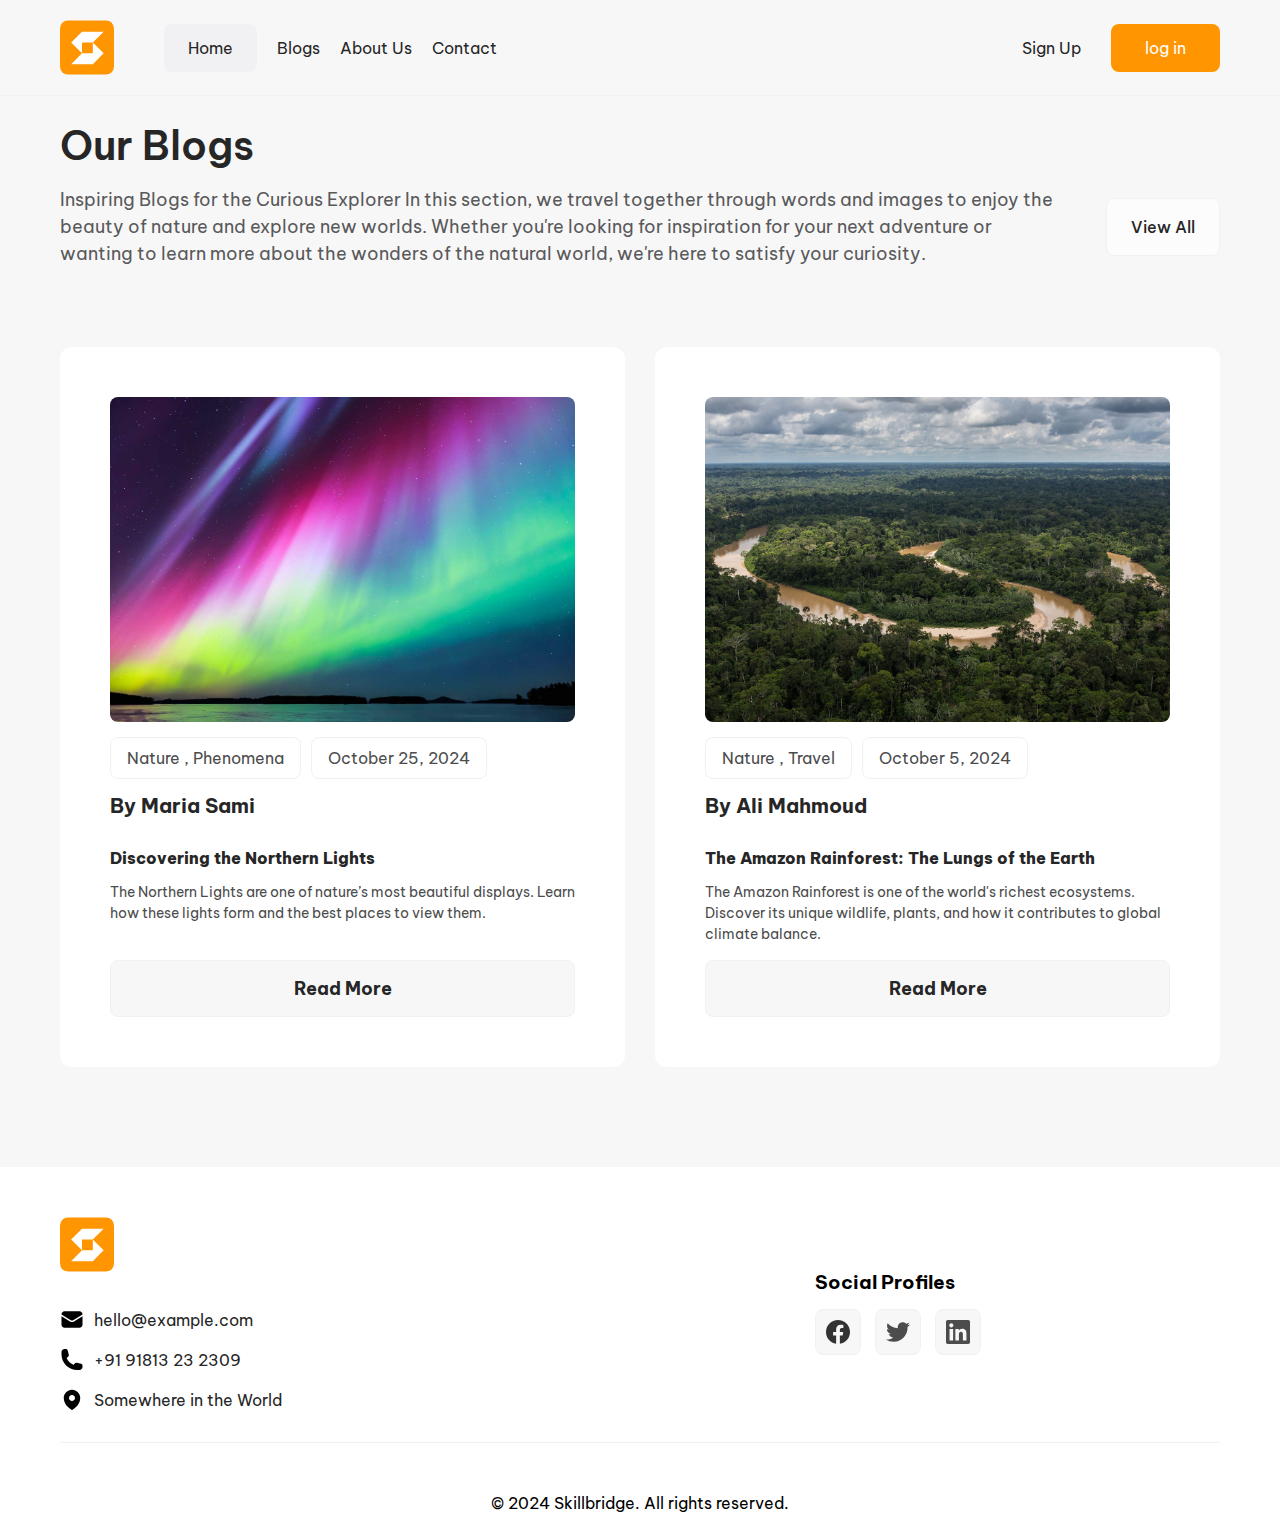
<file: index.html>
<!DOCTYPE html>
<html lang="en">
<head>
  <meta charset="UTF-8" />
  <meta name="viewport" content="width=device-width, initial-scale=1.0" />
  <title>Blog</title>
  <link rel="stylesheet" href="assets/css/main.css" />
</head>
<body>
  <header class="header">
    <div class="container">
      <div class="row">
        <div class="header-left">
          <img src="assets/Images/Logo.svg" alt="logo-img" />
          <nav class="navbar">
            <a href="#" class="active">Home</a>
            <a href="#">Blogs</a>
            <a href="#">About Us</a>
            <a href="#">Contact</a>
          </nav>
        </div>
        <div class="botton">
          <a href="#" class="Sign-Up">Sign Up</a>
          <a href="#" class="log-in">log in</a>
          <svg class="icon-header" xmlns="http://www.w3.org/2000/svg">
            <path fill-rule="evenodd" clip-rule="evenodd"
              d="M4.25 10.0625C4.25 9.4757 4.7257 9 5.3125 9H28.6875C29.2743 9 29.75 9.4757 29.75 10.0625C29.75 10.6493 29.2743 11.125 28.6875 11.125H5.3125C4.7257 11.125 4.25 10.6493 4.25 10.0625ZM4.25 17.5C4.25 16.9132 4.7257 16.4375 5.3125 16.4375H28.6875C29.2743 16.4375 29.75 16.9132 29.75 17.5C29.75 18.0868 29.2743 18.5625 28.6875 18.5625H5.3125C4.7257 18.5625 4.25 18.0868 4.25 17.5ZM15.9375 24.9375C15.9375 24.3507 16.4132 23.875 17 23.875H28.6875C29.2743 23.875 29.75 24.3507 29.75 24.9375C29.75 25.5243 29.2743 26 28.6875 26H17C16.4132 26 15.9375 25.5243 15.9375 24.9375Z" />
          </svg>
        </div>
      </div>
    </div>
  </header>
  <main>
    <section class="Blogs">
      <div class="container">
        <div class="Blogs-main">
          <h1>Our Blogs</h1>
          <div class="Blogs-p">
            <p>
              Inspiring Blogs for the Curious Explorer In this section, we
              travel together through words and images to enjoy the beauty of
              nature and explore new worlds. Whether you're looking for
              inspiration for your next adventure or wanting to learn more
              about the wonders of the natural world, we're here to satisfy
              your curiosity.
            </p>
            <span><a href="#">View All</a></span>
          </div>
        </div>
        <div class="row">
          <div class="Blogs-info">
            <div class="Blog">
              <div class="Blog-img">
                <img src="assets/Images/Blogs-img-HomePage/Northern Lights.jpg" alt="Blog-img" />
              </div>
              <div class="Blog-info">
                <div class="Blog-data">
                  <span>
                    <span class="span-1">Nature , Phenomena</span>
                    <span class="span-1">October 25, 2024</span>
                  </span>
                  <span class="span-2">By Maria Sami</span>
                </div>
                <div class="Blog-data-p">
                  <h3>Discovering the Northern Lights</h3>
                  <p>
                    The Northern Lights are one of nature’s most beautiful
                    displays. Learn how these lights form and the best places
                    to view them.
                  </p>
                </div>
              </div>
              <div class="a">
                <a href="assets/Pages/Northern.html">Read More</a>
              </div>
            </div>
            <div class="Blog">
              <img src="assets/Images/Blogs-img-HomePage/Amazon.jpg" alt="Blog-img" />
              <div class="Blog-info">
                <div class="Blog-data">
                  <span>
                    <span class="span-1">Nature , Travel</span>
                    <span class="span-1">October 5, 2024</span>
                  </span>
                  <span class="span-2">By Ali Mahmoud</span>
                </div>
                <div class="Blog-data-p">
                  <h3>The Amazon Rainforest: The Lungs of the Earth</h3>
                  <p>
                    The Amazon Rainforest is one of the world's richest
                    ecosystems. Discover its unique wildlife, plants, and how
                    it contributes to global climate balance.
                  </p>
                </div>
              </div>
              <div class="a">
                <a href="assets/Pages/Amazon.html">Read More</a>
              </div>
            </div>
          </div>
        </div>
      </div>
    </section>
  </main>
  <footer class="footer">
    <div class="container">
      <div class="footer-main">
        <div class="row">
          <div class="footer-left">
            <img src="assets/Images/Logo.svg" alt="logo-img" />
            <div class="Contact-lnfo">
              <div class="Contact-lnfo-data">
                <svg class="icon-mail" xmlns="http://www.w3.org/2000/svg">
                  <path
                    d="M1.5 9.1691V17.75C1.5 19.4069 2.84315 20.75 4.5 20.75H19.5C21.1569 20.75 22.5 19.4069 22.5 17.75V9.1691L13.5723 14.6631C12.6081 15.2564 11.3919 15.2564 10.4277 14.6631L1.5 9.1691Z" />
                  <path
                    d="M22.5 7.40783V7.25C22.5 5.59315 21.1569 4.25 19.5 4.25H4.5C2.84315 4.25 1.5 5.59315 1.5 7.25V7.40783L11.2139 13.3856C11.696 13.6823 12.304 13.6823 12.7861 13.3856L22.5 7.40783Z" />
                </svg>
                <span>hello@example.com</span>
              </div>
              <div class="Contact-lnfo-data">
                <svg class="icon-phone" xmlns="http://www.w3.org/2000/svg">
                  <path fill-rule="evenodd" clip-rule="evenodd"
                    d="M1.5 5C1.5 3.34315 2.84315 2 4.5 2H5.87163C6.732 2 7.48197 2.58556 7.69064 3.42025L8.79644 7.84343C8.97941 8.5753 8.70594 9.34555 8.10242 9.79818L6.8088 10.7684C6.67447 10.8691 6.64527 11.0167 6.683 11.1197C7.81851 14.2195 10.2805 16.6815 13.3803 17.817C13.4833 17.8547 13.6309 17.8255 13.7316 17.6912L14.7018 16.3976C15.1545 15.7941 15.9247 15.5206 16.6566 15.7036L21.0798 16.8094C21.9144 17.018 22.5 17.768 22.5 18.6284V20C22.5 21.6569 21.1569 23 19.5 23H17.25C8.55151 23 1.5 15.9485 1.5 7.25V5Z" />
                </svg>
                <span>+91 91813 23 2309</span>
              </div>
              <div class="Contact-lnfo-data">
                <svg class="icon-location" xmlns="http://www.w3.org/2000/svg">
                  <path fill-rule="evenodd" clip-rule="evenodd"
                    d="M11.5397 22.851C11.57 22.8685 11.5937 22.8821 11.6105 22.8915L11.6384 22.9071C11.8613 23.0294 12.1378 23.0285 12.3608 22.9075L12.3895 22.8915C12.4063 22.8821 12.43 22.8685 12.4603 22.851C12.5207 22.816 12.607 22.765 12.7155 22.6982C12.9325 22.5646 13.2388 22.3676 13.6046 22.1091C14.3351 21.5931 15.3097 20.8274 16.2865 19.8273C18.2307 17.8368 20.25 14.8462 20.25 11C20.25 6.44365 16.5563 2.75 12 2.75C7.44365 2.75 3.75 6.44365 3.75 11C3.75 14.8462 5.76932 17.8368 7.71346 19.8273C8.69025 20.8274 9.66491 21.5931 10.3954 22.1091C10.7612 22.3676 11.0675 22.5646 11.2845 22.6982C11.393 22.765 11.4793 22.816 11.5397 22.851ZM12 14C13.6569 14 15 12.6569 15 11C15 9.34315 13.6569 8 12 8C10.3431 8 9 9.34315 9 11C9 12.6569 10.3431 14 12 14Z" />
                </svg>
                <span>Somewhere in the World</span>
              </div>
            </div>
          </div>
          <div class="footer-right">
            <div class="footer-right-item">
              <h3>Social Profiles</h3>
              <nav class="svgs">
                <a href="https://www.facebook.com/" target="_blank">
                  <svg class="icon-facebook" xmlns="http://www.w3.org/2000/svg">
                    <g clip-path="url(#clip0_1_496)">
                      <path
                        d="M24 12C24 5.37258 18.6274 0 12 0C5.37258 0 0 5.37258 0 12C0 17.9895 4.3882 22.954 10.125 23.8542V15.4687H7.07812V12H10.125V9.35625C10.125 6.34875 11.9166 4.6875 14.6576 4.6875C15.9701 4.6875 17.3438 4.92187 17.3438 4.92187V7.875H15.8306C14.34 7.875 13.875 8.80008 13.875 9.75V12H17.2031L16.6711 15.4687H13.875V23.8542C19.6118 22.954 24 17.9895 24 12Z"
                        fill="#333333" />
                    </g>
                  </svg>
                </a>
                <a href="https://www.twitter.com/" target="_blank">
                  <svg class="icon-twitter" xmlns="http://www.w3.org/2000/svg">
                    <g clip-path="url(#clip0_1_499)">
                      <path
                        d="M7.55016 21.75C16.6045 21.75 21.5583 14.2467 21.5583 7.74186C21.5583 7.53092 21.5536 7.3153 21.5442 7.10436C22.5079 6.40746 23.3395 5.54425 24 4.5553C23.1025 4.9546 22.1496 5.21538 21.1739 5.32874C22.2013 4.71291 22.9705 3.74547 23.3391 2.60577C22.3726 3.17856 21.3156 3.58261 20.2134 3.80061C19.4708 3.01156 18.489 2.48912 17.4197 2.31405C16.3504 2.13899 15.2532 2.32105 14.2977 2.8321C13.3423 3.34314 12.5818 4.15471 12.1338 5.14131C11.6859 6.12792 11.5754 7.23462 11.8195 8.2903C9.86249 8.19209 7.94794 7.6837 6.19998 6.7981C4.45203 5.91249 2.90969 4.66944 1.67297 3.14952C1.0444 4.23324 0.852057 5.51565 1.13503 6.73609C1.418 7.95654 2.15506 9.02345 3.19641 9.71999C2.41463 9.69517 1.64998 9.48468 0.965625 9.10592V9.16686C0.964925 10.3041 1.3581 11.4066 2.07831 12.2868C2.79852 13.167 3.80132 13.7706 4.91625 13.995C4.19206 14.1931 3.43198 14.222 2.69484 14.0794C3.00945 15.0574 3.62157 15.9129 4.44577 16.5263C5.26997 17.1398 6.26512 17.4806 7.29234 17.5012C5.54842 18.8711 3.39417 19.6141 1.17656 19.6106C0.783287 19.61 0.390399 19.5859 0 19.5384C2.25286 20.9837 4.87353 21.7514 7.55016 21.75Z" />
                    </g>
                  </svg>
                </a>
                <a href="https://www.linkedin.com/" target="_blank">
                  <svg class="icon-linkedin" xmlns="http://www.w3.org/2000/svg">
                    <g clip-path="url(#clip0_1_502)">
                      <path
                        d="M22.2234 0H1.77187C0.792187 0 0 0.773438 0 1.72969V22.2656C0 23.2219 0.792187 24 1.77187 24H22.2234C23.2031 24 24 23.2219 24 22.2703V1.72969C24 0.773438 23.2031 0 22.2234 0ZM7.12031 20.4516H3.55781V8.99531H7.12031V20.4516ZM5.33906 7.43438C4.19531 7.43438 3.27188 6.51094 3.27188 5.37187C3.27188 4.23281 4.19531 3.30937 5.33906 3.30937C6.47813 3.30937 7.40156 4.23281 7.40156 5.37187C7.40156 6.50625 6.47813 7.43438 5.33906 7.43438ZM20.4516 20.4516H16.8937V14.8828C16.8937 13.5562 16.8703 11.8453 15.0422 11.8453C13.1906 11.8453 12.9094 13.2937 12.9094 14.7891V20.4516H9.35625V8.99531H12.7687V10.5609H12.8156C13.2891 9.66094 14.4516 8.70938 16.1813 8.70938C19.7859 8.70938 20.4516 11.0813 20.4516 14.1656V20.4516Z" />
                    </g>
                  </svg>
                </a>
              </nav>
            </div>
          </div>
        </div>
      </div>
      <span class="rights">© 2024 Skillbridge. All rights reserved.</span>
    </div>
  </footer>
</body>
</html>
</file>
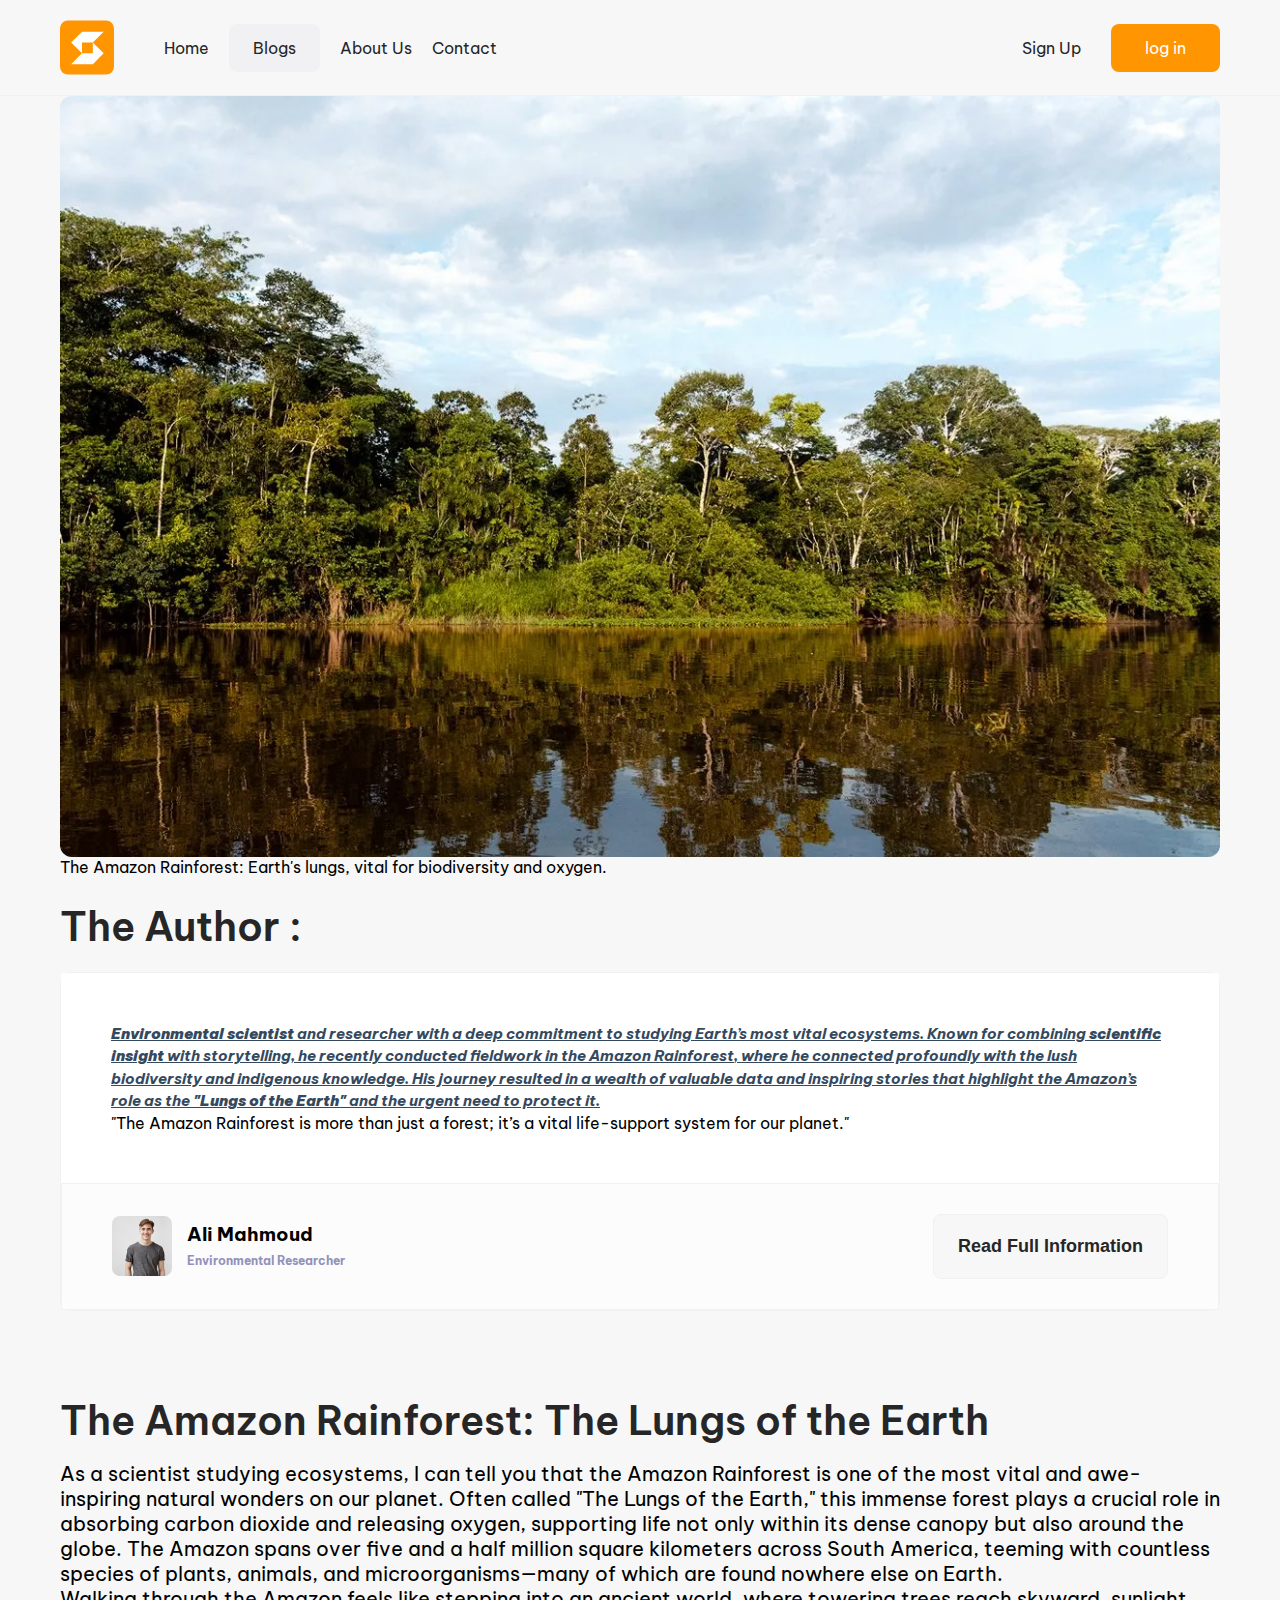
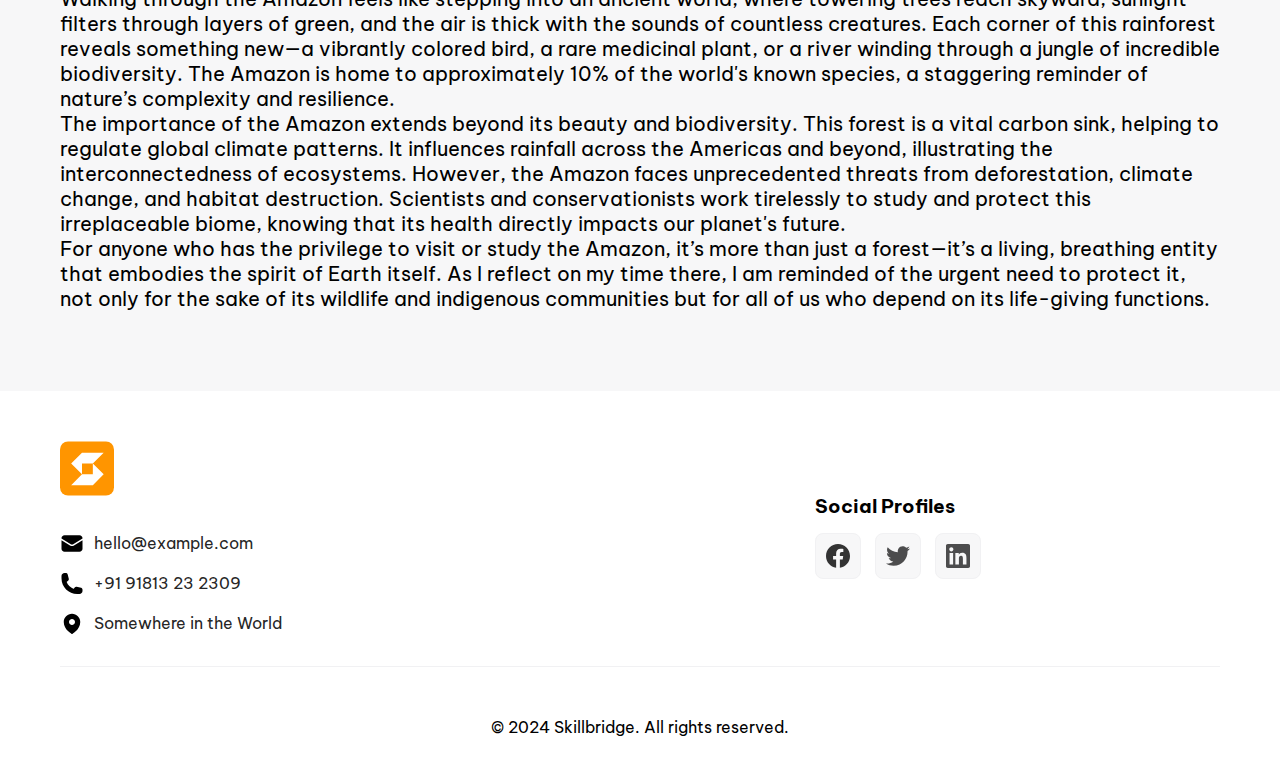
<file: assets/Pages/Amazon.html>
<!DOCTYPE html>
<html lang="en">
<head>
  <meta charset="UTF-8" />
  <meta name="viewport" content="width=device-width, initial-scale=1.0" />
  <title>Blog</title>
  <link rel="stylesheet" href="../css/main.css" />
</head>
<body>
  <header class="header">
    <div class="container">
      <div class="row">
        <div class="header-left">
          <img src="../Images/Logo.svg" alt="logo-img" />
          <nav class="navbar">
            <a href="../../index.html">Home</a>
            <a href="#" class="active">Blogs</a>
            <a href="#">About Us</a>
            <a href="#">Contact</a>
          </nav>
        </div>
        <div class="botton">
          <a href="#" class="Sign-Up">Sign Up</a>
          <a href="#" class="log-in">log in</a>
          <svg class="icon-header" xmlns="http://www.w3.org/2000/svg">
            <path fill-rule="evenodd" clip-rule="evenodd"
              d="M4.25 10.0625C4.25 9.4757 4.7257 9 5.3125 9H28.6875C29.2743 9 29.75 9.4757 29.75 10.0625C29.75 10.6493 29.2743 11.125 28.6875 11.125H5.3125C4.7257 11.125 4.25 10.6493 4.25 10.0625ZM4.25 17.5C4.25 16.9132 4.7257 16.4375 5.3125 16.4375H28.6875C29.2743 16.4375 29.75 16.9132 29.75 17.5C29.75 18.0868 29.2743 18.5625 28.6875 18.5625H5.3125C4.7257 18.5625 4.25 18.0868 4.25 17.5ZM15.9375 24.9375C15.9375 24.3507 16.4132 23.875 17 23.875H28.6875C29.2743 23.875 29.75 24.3507 29.75 24.9375C29.75 25.5243 29.2743 26 28.6875 26H17C16.4132 26 15.9375 25.5243 15.9375 24.9375Z" />
          </svg>
        </div>
      </div>
    </div>
  </header>
  <main>
    <section class="img-Blog">
      <div class="container">
        <figure class="Blog-img">
          <img class="img" src="../Images/Blogs-img-DetailsPage/2.webp" alt="hero image" />
          <figcaption>
            The Amazon Rainforest: Earth's lungs, vital for biodiversity and
            oxygen.
          </figcaption>
        </figure>
      </div>
    </section>
    <section class="Authors">
      <div class="container">
        <div class="row">
          <h2 class="Authors-h2">The Author :</h2>
          <div class="Author-area">
            <div class="Author">
              <div class="Author-text">
                <p>
                  <b>Environmental scientist</b> and <em>researcher</em> with
                  a deep commitment to studying Earth’s most
                  <u>vital ecosystems</u>. Known for combining
                  <b>scientific insight</b> with storytelling, he recently
                  conducted fieldwork in the <u>Amazon Rainforest</u>, where
                  he connected profoundly with the lush biodiversity and
                  indigenous knowledge. His journey resulted in a wealth of
                  valuable data and inspiring stories that highlight the
                  Amazon’s role as the <b>"Lungs of the Earth"</b> and the
                  <em>urgent need to protect it</em>.
                </p>
                <blockquote>
                  "The Amazon Rainforest is more than just a forest; it’s a
                  vital life-support system for our planet."
                </blockquote>
              </div>
              <div class="Author-user-area">
                <div class="Author-user-Info">
                  <img src="../Images/Author-img/user2.png" alt="Author-img" />
                  <h3>
                    Ali Mahmoud <br />
                    <span>Environmental Researcher</span>
                  </h3>
                </div>
                <button type="button">Read Full Information</button>
              </div>
            </div>
          </div>
        </div>
      </div>
    </section>
    <section class="Main-paragraph">
      <div class="container">
        <div class="paragraph-main">
          <h2>The Amazon Rainforest: The Lungs of the Earth</h2>
          <p>
            As a scientist studying ecosystems, I can tell you that the Amazon
            Rainforest is one of the most vital and awe-inspiring natural
            wonders on our planet. Often called "The Lungs of the Earth," this
            immense forest plays a crucial role in absorbing carbon dioxide
            and releasing oxygen, supporting life not only within its dense
            canopy but also around the globe. The Amazon spans over five and a
            half million square kilometers across South America, teeming with
            countless species of plants, animals, and microorganisms—many of
            which are found nowhere else on Earth.
            <br />
            Walking through the Amazon feels like stepping into an ancient
            world, where towering trees reach skyward, sunlight filters
            through layers of green, and the air is thick with the sounds of
            countless creatures. Each corner of this rainforest reveals
            something new—a vibrantly colored bird, a rare medicinal plant, or
            a river winding through a jungle of incredible biodiversity. The
            Amazon is home to approximately 10% of the world's known species,
            a staggering reminder of nature’s complexity and resilience.
            <br />
            The importance of the Amazon extends beyond its beauty and
            biodiversity. This forest is a vital carbon sink, helping to
            regulate global climate patterns. It influences rainfall across
            the Americas and beyond, illustrating the interconnectedness of
            ecosystems. However, the Amazon faces unprecedented threats from
            deforestation, climate change, and habitat destruction. Scientists
            and conservationists work tirelessly to study and protect this
            irreplaceable biome, knowing that its health directly impacts our
            planet's future.
            <br />
            For anyone who has the privilege to visit or study the Amazon,
            it’s more than just a forest—it’s a living, breathing entity that
            embodies the spirit of Earth itself. As I reflect on my time
            there, I am reminded of the urgent need to protect it, not only
            for the sake of its wildlife and indigenous communities but for
            all of us who depend on its life-giving functions.
          </p>
        </div>
      </div>
    </section>
  </main>
  <footer class="footer">
    <div class="container">
      <div class="footer-main">
        <div class="row">
          <div class="footer-left">
            <img src="../Images/Logo.svg" alt="logo-img" />
            <div class="Contact-lnfo">
              <div class="Contact-lnfo-data">
                <svg class="icon-mail" xmlns="http://www.w3.org/2000/svg">
                  <path
                    d="M1.5 9.1691V17.75C1.5 19.4069 2.84315 20.75 4.5 20.75H19.5C21.1569 20.75 22.5 19.4069 22.5 17.75V9.1691L13.5723 14.6631C12.6081 15.2564 11.3919 15.2564 10.4277 14.6631L1.5 9.1691Z" />
                  <path
                    d="M22.5 7.40783V7.25C22.5 5.59315 21.1569 4.25 19.5 4.25H4.5C2.84315 4.25 1.5 5.59315 1.5 7.25V7.40783L11.2139 13.3856C11.696 13.6823 12.304 13.6823 12.7861 13.3856L22.5 7.40783Z" />
                </svg>
                <span>hello@example.com</span>
              </div>
              <div class="Contact-lnfo-data">
                <svg class="icon-phone" xmlns="http://www.w3.org/2000/svg">
                  <path fill-rule="evenodd" clip-rule="evenodd"
                    d="M1.5 5C1.5 3.34315 2.84315 2 4.5 2H5.87163C6.732 2 7.48197 2.58556 7.69064 3.42025L8.79644 7.84343C8.97941 8.5753 8.70594 9.34555 8.10242 9.79818L6.8088 10.7684C6.67447 10.8691 6.64527 11.0167 6.683 11.1197C7.81851 14.2195 10.2805 16.6815 13.3803 17.817C13.4833 17.8547 13.6309 17.8255 13.7316 17.6912L14.7018 16.3976C15.1545 15.7941 15.9247 15.5206 16.6566 15.7036L21.0798 16.8094C21.9144 17.018 22.5 17.768 22.5 18.6284V20C22.5 21.6569 21.1569 23 19.5 23H17.25C8.55151 23 1.5 15.9485 1.5 7.25V5Z" />
                </svg>
                <span>+91 91813 23 2309</span>
              </div>
              <div class="Contact-lnfo-data">
                <svg class="icon-location" xmlns="http://www.w3.org/2000/svg">
                  <path fill-rule="evenodd" clip-rule="evenodd"
                    d="M11.5397 22.851C11.57 22.8685 11.5937 22.8821 11.6105 22.8915L11.6384 22.9071C11.8613 23.0294 12.1378 23.0285 12.3608 22.9075L12.3895 22.8915C12.4063 22.8821 12.43 22.8685 12.4603 22.851C12.5207 22.816 12.607 22.765 12.7155 22.6982C12.9325 22.5646 13.2388 22.3676 13.6046 22.1091C14.3351 21.5931 15.3097 20.8274 16.2865 19.8273C18.2307 17.8368 20.25 14.8462 20.25 11C20.25 6.44365 16.5563 2.75 12 2.75C7.44365 2.75 3.75 6.44365 3.75 11C3.75 14.8462 5.76932 17.8368 7.71346 19.8273C8.69025 20.8274 9.66491 21.5931 10.3954 22.1091C10.7612 22.3676 11.0675 22.5646 11.2845 22.6982C11.393 22.765 11.4793 22.816 11.5397 22.851ZM12 14C13.6569 14 15 12.6569 15 11C15 9.34315 13.6569 8 12 8C10.3431 8 9 9.34315 9 11C9 12.6569 10.3431 14 12 14Z" />
                </svg>
                <span>Somewhere in the World</span>
              </div>
            </div>
          </div>
          <div class="footer-right">
            <div class="footer-right-item">
              <h3>Social Profiles</h3>
              <nav class="svgs">
                <a href="https://www.facebook.com/" target="_blank">
                  <svg class="icon-facebook" xmlns="http://www.w3.org/2000/svg">
                    <g clip-path="url(#clip0_1_496)">
                      <path
                        d="M24 12C24 5.37258 18.6274 0 12 0C5.37258 0 0 5.37258 0 12C0 17.9895 4.3882 22.954 10.125 23.8542V15.4687H7.07812V12H10.125V9.35625C10.125 6.34875 11.9166 4.6875 14.6576 4.6875C15.9701 4.6875 17.3438 4.92187 17.3438 4.92187V7.875H15.8306C14.34 7.875 13.875 8.80008 13.875 9.75V12H17.2031L16.6711 15.4687H13.875V23.8542C19.6118 22.954 24 17.9895 24 12Z"
                        fill="#333333" />
                    </g>
                  </svg>
                </a>
                <a href="https://www.twitter.com/" target="_blank">
                  <svg class="icon-twitter" xmlns="http://www.w3.org/2000/svg">
                    <g clip-path="url(#clip0_1_499)">
                      <path
                        d="M7.55016 21.75C16.6045 21.75 21.5583 14.2467 21.5583 7.74186C21.5583 7.53092 21.5536 7.3153 21.5442 7.10436C22.5079 6.40746 23.3395 5.54425 24 4.5553C23.1025 4.9546 22.1496 5.21538 21.1739 5.32874C22.2013 4.71291 22.9705 3.74547 23.3391 2.60577C22.3726 3.17856 21.3156 3.58261 20.2134 3.80061C19.4708 3.01156 18.489 2.48912 17.4197 2.31405C16.3504 2.13899 15.2532 2.32105 14.2977 2.8321C13.3423 3.34314 12.5818 4.15471 12.1338 5.14131C11.6859 6.12792 11.5754 7.23462 11.8195 8.2903C9.86249 8.19209 7.94794 7.6837 6.19998 6.7981C4.45203 5.91249 2.90969 4.66944 1.67297 3.14952C1.0444 4.23324 0.852057 5.51565 1.13503 6.73609C1.418 7.95654 2.15506 9.02345 3.19641 9.71999C2.41463 9.69517 1.64998 9.48468 0.965625 9.10592V9.16686C0.964925 10.3041 1.3581 11.4066 2.07831 12.2868C2.79852 13.167 3.80132 13.7706 4.91625 13.995C4.19206 14.1931 3.43198 14.222 2.69484 14.0794C3.00945 15.0574 3.62157 15.9129 4.44577 16.5263C5.26997 17.1398 6.26512 17.4806 7.29234 17.5012C5.54842 18.8711 3.39417 19.6141 1.17656 19.6106C0.783287 19.61 0.390399 19.5859 0 19.5384C2.25286 20.9837 4.87353 21.7514 7.55016 21.75Z" />
                    </g>
                  </svg>
                </a>
                <a href="https://www.linkedin.com/" target="_blank">
                  <svg class="icon-linkedin" xmlns="http://www.w3.org/2000/svg">
                    <g clip-path="url(#clip0_1_502)">
                      <path
                        d="M22.2234 0H1.77187C0.792187 0 0 0.773438 0 1.72969V22.2656C0 23.2219 0.792187 24 1.77187 24H22.2234C23.2031 24 24 23.2219 24 22.2703V1.72969C24 0.773438 23.2031 0 22.2234 0ZM7.12031 20.4516H3.55781V8.99531H7.12031V20.4516ZM5.33906 7.43438C4.19531 7.43438 3.27188 6.51094 3.27188 5.37187C3.27188 4.23281 4.19531 3.30937 5.33906 3.30937C6.47813 3.30937 7.40156 4.23281 7.40156 5.37187C7.40156 6.50625 6.47813 7.43438 5.33906 7.43438ZM20.4516 20.4516H16.8937V14.8828C16.8937 13.5562 16.8703 11.8453 15.0422 11.8453C13.1906 11.8453 12.9094 13.2937 12.9094 14.7891V20.4516H9.35625V8.99531H12.7687V10.5609H12.8156C13.2891 9.66094 14.4516 8.70938 16.1813 8.70938C19.7859 8.70938 20.4516 11.0813 20.4516 14.1656V20.4516Z" />
                    </g>
                  </svg>
                </a>
              </nav>
            </div>
          </div>
        </div>
      </div>
      <span class="rights">© 2024 Skillbridge. All rights reserved.</span>
    </div>
  </footer>
</body>
</html>
</file>
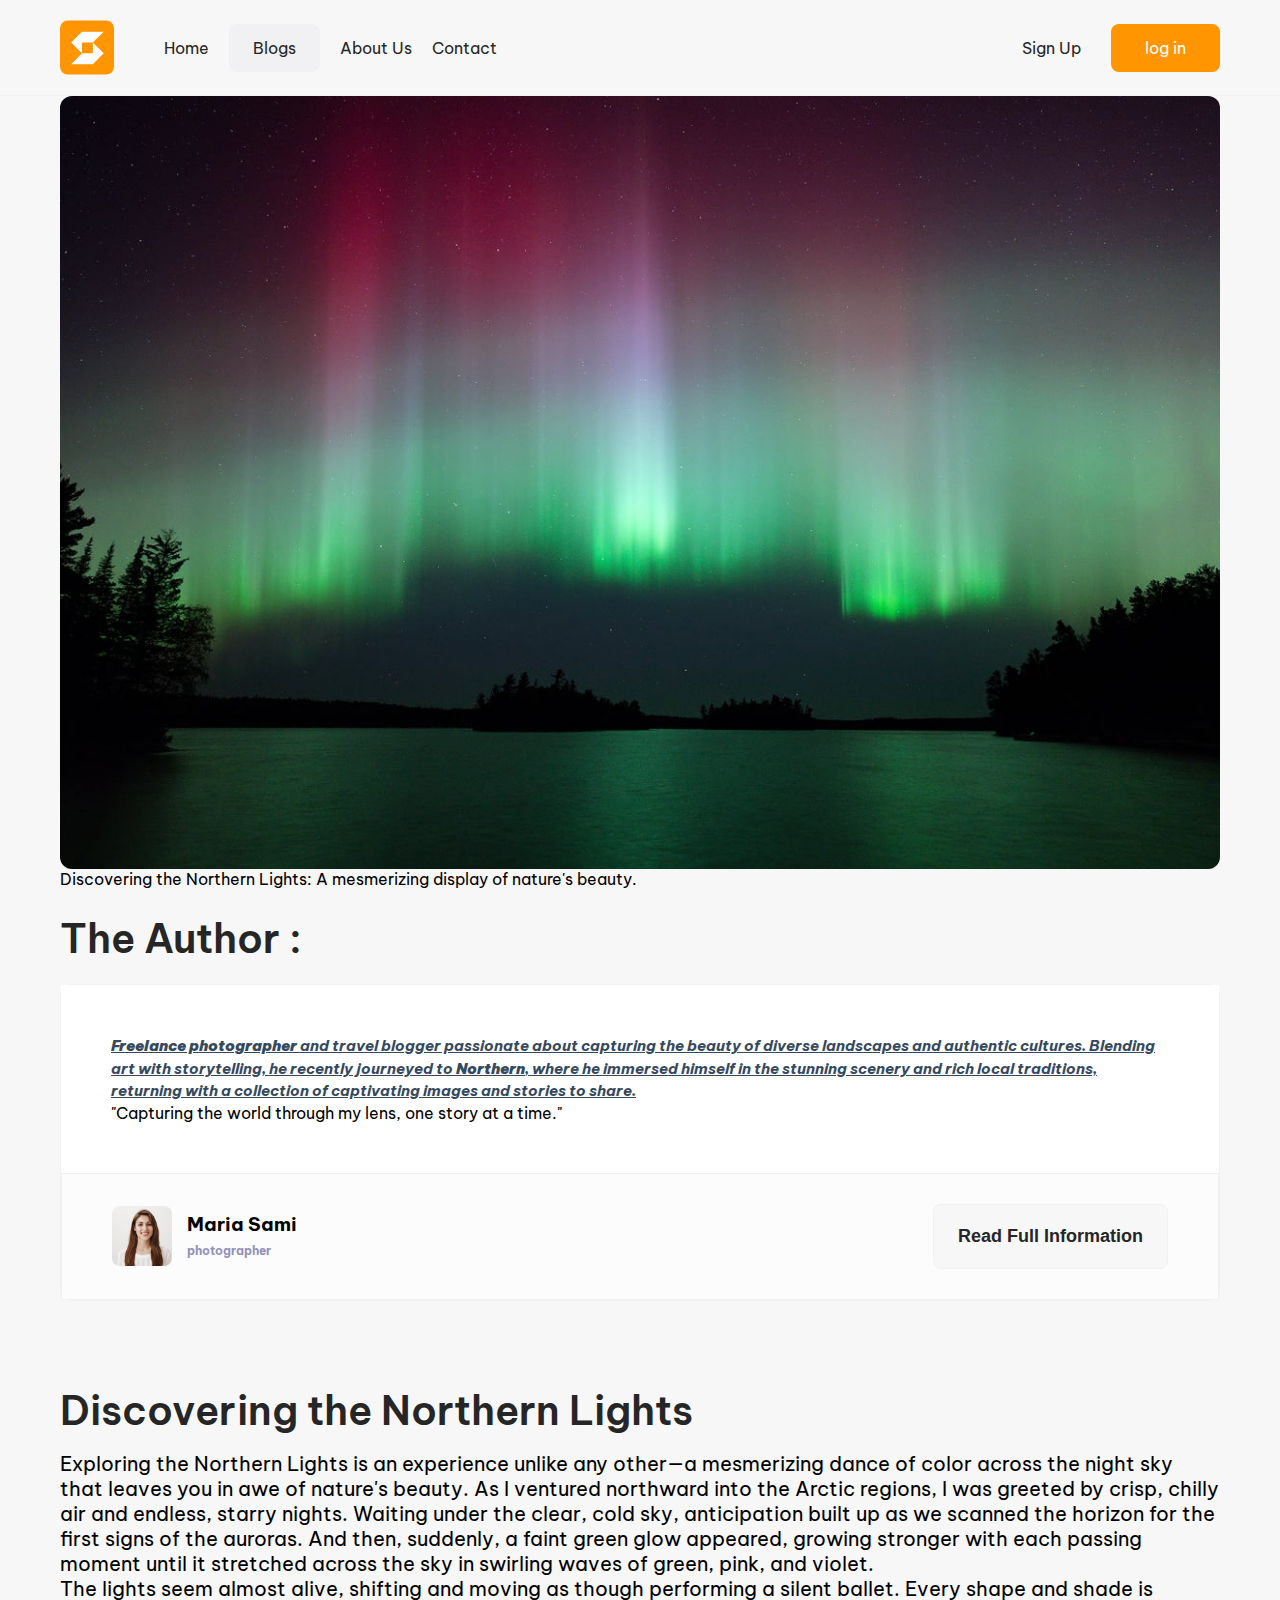
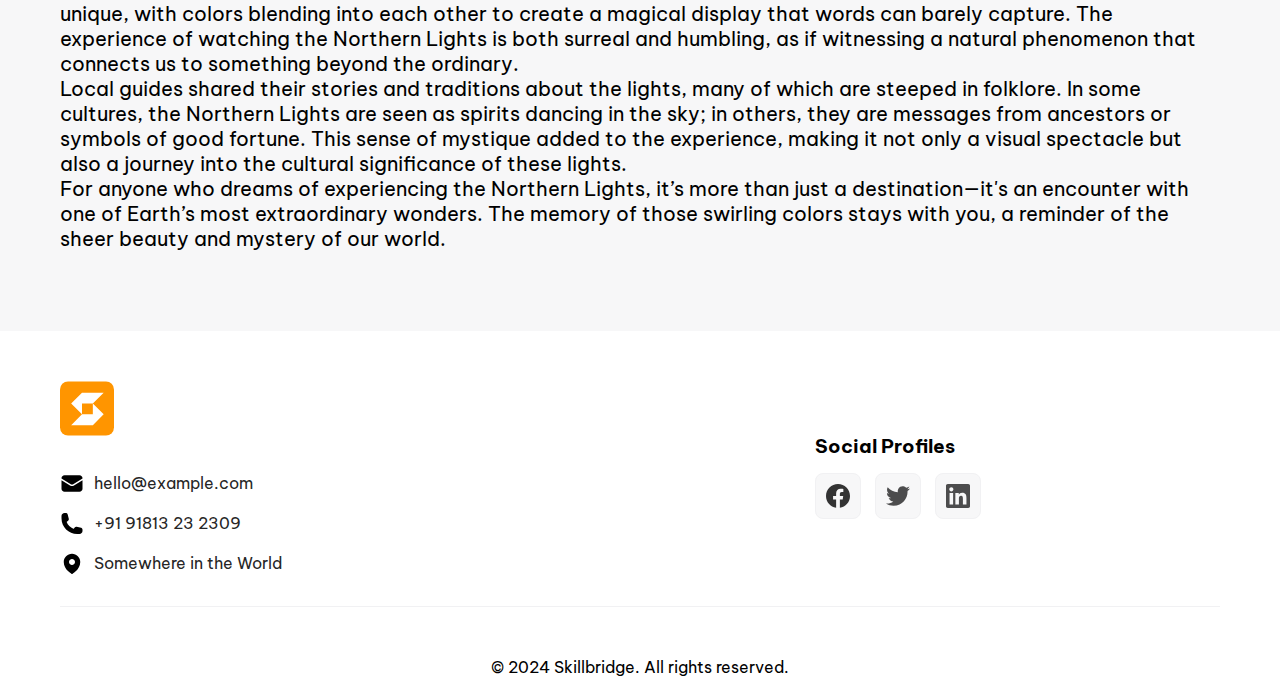
<file: assets/Pages/Northern.html>
<!DOCTYPE html>
<html lang="en">
<head>
  <meta charset="UTF-8" />
  <meta name="viewport" content="width=device-width, initial-scale=1.0" />
  <title>Blog</title>
  <link rel="stylesheet" href="../css/main.css" />
</head>
<body>
  <header class="header">
    <div class="container">
      <div class="row">
        <div class="header-left">
          <img src="../Images/Logo.svg" alt="logo-img" />
          <nav class="navbar">
            <a href="../../index.html">Home</a>
            <a href="#" class="active">Blogs</a>
            <a href="#">About Us</a>
            <a href="#">Contact</a>
          </nav>
        </div>
        <div class="botton">
          <a href="#" class="Sign-Up">Sign Up</a>
          <a href="#" class="log-in">log in</a>
          <svg class="icon-header" xmlns="http://www.w3.org/2000/svg">
            <path fill-rule="evenodd" clip-rule="evenodd"
              d="M4.25 10.0625C4.25 9.4757 4.7257 9 5.3125 9H28.6875C29.2743 9 29.75 9.4757 29.75 10.0625C29.75 10.6493 29.2743 11.125 28.6875 11.125H5.3125C4.7257 11.125 4.25 10.6493 4.25 10.0625ZM4.25 17.5C4.25 16.9132 4.7257 16.4375 5.3125 16.4375H28.6875C29.2743 16.4375 29.75 16.9132 29.75 17.5C29.75 18.0868 29.2743 18.5625 28.6875 18.5625H5.3125C4.7257 18.5625 4.25 18.0868 4.25 17.5ZM15.9375 24.9375C15.9375 24.3507 16.4132 23.875 17 23.875H28.6875C29.2743 23.875 29.75 24.3507 29.75 24.9375C29.75 25.5243 29.2743 26 28.6875 26H17C16.4132 26 15.9375 25.5243 15.9375 24.9375Z" />
          </svg>
        </div>
      </div>
    </div>
  </header>
  <main>
    <section class="img-Blog">
      <div class="container">
        <figure class="Blog-img">
          <img class="img" src="../Images/Blogs-img-DetailsPage/1.jpg" alt="hero image of the Northern Lights" />
          <figcaption>
            Discovering the Northern Lights: A mesmerizing display of nature's
            beauty.
          </figcaption>
        </figure>
      </div>
    </section>
    <section class="Authors">
      <div class="container">
        <div class="row">
          <h2 class="Authors-h2">The Author :</h2>
          <div class="Author-area">
            <div class="Author">
              <div class="Author-text">
                <p>
                  <b>Freelance photographer</b> and
                  <em>travel blogger</em> passionate about capturing the
                  beauty of <u>diverse landscapes</u> and
                  <u>authentic cultures</u>. Blending art with storytelling,
                  he recently journeyed to <b>Northern</b>, where he immersed
                  himself in the stunning scenery and rich local traditions,
                  returning with a collection of
                  <em>captivating images</em> and <em>stories</em> to share.
                </p>
                <blockquote>
                  "Capturing the world through my lens, one story at a time."
                </blockquote>
              </div>
              <div class="Author-user-area">
                <div class="Author-user-Info">
                  <img src="../Images/Author-img/user1.png" alt="Author-img" />
                  <h3>
                    Maria Sami <br />
                    <span>photographer</span>
                  </h3>
                </div>
                <button type="button">Read Full Information</button>
              </div>
            </div>
          </div>
        </div>
      </div>
    </section>
    <section class="Main-paragraph">
      <div class="container">
        <div class="paragraph-main">
          <h2>Discovering the Northern Lights</h2>
          <p>
            Exploring the Northern Lights is an experience unlike any other—a
            mesmerizing dance of color across the night sky that leaves you in
            awe of nature's beauty. As I ventured northward into the Arctic
            regions, I was greeted by crisp, chilly air and endless, starry
            nights. Waiting under the clear, cold sky, anticipation built up
            as we scanned the horizon for the first signs of the auroras. And
            then, suddenly, a faint green glow appeared, growing stronger with
            each passing moment until it stretched across the sky in swirling
            waves of green, pink, and violet.
            <br />
            The lights seem almost alive, shifting and moving as though
            performing a silent ballet. Every shape and shade is unique, with
            colors blending into each other to create a magical display that
            words can barely capture. The experience of watching the Northern
            Lights is both surreal and humbling, as if witnessing a natural
            phenomenon that connects us to something beyond the ordinary.
            <br />
            Local guides shared their stories and traditions about the lights,
            many of which are steeped in folklore. In some cultures, the
            Northern Lights are seen as spirits dancing in the sky; in others,
            they are messages from ancestors or symbols of good fortune. This
            sense of mystique added to the experience, making it not only a
            visual spectacle but also a journey into the cultural significance
            of these lights.
            <br />
            For anyone who dreams of experiencing the Northern Lights, it’s
            more than just a destination—it's an encounter with one of Earth’s
            most extraordinary wonders. The memory of those swirling colors
            stays with you, a reminder of the sheer beauty and mystery of our
            world.
          </p>
        </div>
      </div>
    </section>
  </main>
  <footer class="footer">
    <div class="container">
      <div class="footer-main">
        <div class="row">
          <div class="footer-left">
            <img src="../Images/Logo.svg" alt="logo-img" />
            <div class="Contact-lnfo">
              <div class="Contact-lnfo-data">
                <svg class="icon-mail" xmlns="http://www.w3.org/2000/svg">
                  <path
                    d="M1.5 9.1691V17.75C1.5 19.4069 2.84315 20.75 4.5 20.75H19.5C21.1569 20.75 22.5 19.4069 22.5 17.75V9.1691L13.5723 14.6631C12.6081 15.2564 11.3919 15.2564 10.4277 14.6631L1.5 9.1691Z" />
                  <path
                    d="M22.5 7.40783V7.25C22.5 5.59315 21.1569 4.25 19.5 4.25H4.5C2.84315 4.25 1.5 5.59315 1.5 7.25V7.40783L11.2139 13.3856C11.696 13.6823 12.304 13.6823 12.7861 13.3856L22.5 7.40783Z" />
                </svg>
                <span>hello@example.com</span>
              </div>
              <div class="Contact-lnfo-data">
                <svg class="icon-phone" xmlns="http://www.w3.org/2000/svg">
                  <path fill-rule="evenodd" clip-rule="evenodd"
                    d="M1.5 5C1.5 3.34315 2.84315 2 4.5 2H5.87163C6.732 2 7.48197 2.58556 7.69064 3.42025L8.79644 7.84343C8.97941 8.5753 8.70594 9.34555 8.10242 9.79818L6.8088 10.7684C6.67447 10.8691 6.64527 11.0167 6.683 11.1197C7.81851 14.2195 10.2805 16.6815 13.3803 17.817C13.4833 17.8547 13.6309 17.8255 13.7316 17.6912L14.7018 16.3976C15.1545 15.7941 15.9247 15.5206 16.6566 15.7036L21.0798 16.8094C21.9144 17.018 22.5 17.768 22.5 18.6284V20C22.5 21.6569 21.1569 23 19.5 23H17.25C8.55151 23 1.5 15.9485 1.5 7.25V5Z" />
                </svg>
                <span>+91 91813 23 2309</span>
              </div>
              <div class="Contact-lnfo-data">
                <svg class="icon-location" xmlns="http://www.w3.org/2000/svg">
                  <path fill-rule="evenodd" clip-rule="evenodd"
                    d="M11.5397 22.851C11.57 22.8685 11.5937 22.8821 11.6105 22.8915L11.6384 22.9071C11.8613 23.0294 12.1378 23.0285 12.3608 22.9075L12.3895 22.8915C12.4063 22.8821 12.43 22.8685 12.4603 22.851C12.5207 22.816 12.607 22.765 12.7155 22.6982C12.9325 22.5646 13.2388 22.3676 13.6046 22.1091C14.3351 21.5931 15.3097 20.8274 16.2865 19.8273C18.2307 17.8368 20.25 14.8462 20.25 11C20.25 6.44365 16.5563 2.75 12 2.75C7.44365 2.75 3.75 6.44365 3.75 11C3.75 14.8462 5.76932 17.8368 7.71346 19.8273C8.69025 20.8274 9.66491 21.5931 10.3954 22.1091C10.7612 22.3676 11.0675 22.5646 11.2845 22.6982C11.393 22.765 11.4793 22.816 11.5397 22.851ZM12 14C13.6569 14 15 12.6569 15 11C15 9.34315 13.6569 8 12 8C10.3431 8 9 9.34315 9 11C9 12.6569 10.3431 14 12 14Z" />
                </svg>
                <span>Somewhere in the World</span>
              </div>
            </div>
          </div>
          <div class="footer-right">
            <div class="footer-right-item">
              <h3>Social Profiles</h3>
              <nav class="svgs">
                <a href="https://www.facebook.com/" target="_blank">
                  <svg class="icon-facebook" xmlns="http://www.w3.org/2000/svg">
                    <g clip-path="url(#clip0_1_496)">
                      <path
                        d="M24 12C24 5.37258 18.6274 0 12 0C5.37258 0 0 5.37258 0 12C0 17.9895 4.3882 22.954 10.125 23.8542V15.4687H7.07812V12H10.125V9.35625C10.125 6.34875 11.9166 4.6875 14.6576 4.6875C15.9701 4.6875 17.3438 4.92187 17.3438 4.92187V7.875H15.8306C14.34 7.875 13.875 8.80008 13.875 9.75V12H17.2031L16.6711 15.4687H13.875V23.8542C19.6118 22.954 24 17.9895 24 12Z"
                        fill="#333333" />
                    </g>
                  </svg>
                </a>
                <a href="https://www.twitter.com/" target="_blank">
                  <svg class="icon-twitter" xmlns="http://www.w3.org/2000/svg">
                    <g clip-path="url(#clip0_1_499)">
                      <path
                        d="M7.55016 21.75C16.6045 21.75 21.5583 14.2467 21.5583 7.74186C21.5583 7.53092 21.5536 7.3153 21.5442 7.10436C22.5079 6.40746 23.3395 5.54425 24 4.5553C23.1025 4.9546 22.1496 5.21538 21.1739 5.32874C22.2013 4.71291 22.9705 3.74547 23.3391 2.60577C22.3726 3.17856 21.3156 3.58261 20.2134 3.80061C19.4708 3.01156 18.489 2.48912 17.4197 2.31405C16.3504 2.13899 15.2532 2.32105 14.2977 2.8321C13.3423 3.34314 12.5818 4.15471 12.1338 5.14131C11.6859 6.12792 11.5754 7.23462 11.8195 8.2903C9.86249 8.19209 7.94794 7.6837 6.19998 6.7981C4.45203 5.91249 2.90969 4.66944 1.67297 3.14952C1.0444 4.23324 0.852057 5.51565 1.13503 6.73609C1.418 7.95654 2.15506 9.02345 3.19641 9.71999C2.41463 9.69517 1.64998 9.48468 0.965625 9.10592V9.16686C0.964925 10.3041 1.3581 11.4066 2.07831 12.2868C2.79852 13.167 3.80132 13.7706 4.91625 13.995C4.19206 14.1931 3.43198 14.222 2.69484 14.0794C3.00945 15.0574 3.62157 15.9129 4.44577 16.5263C5.26997 17.1398 6.26512 17.4806 7.29234 17.5012C5.54842 18.8711 3.39417 19.6141 1.17656 19.6106C0.783287 19.61 0.390399 19.5859 0 19.5384C2.25286 20.9837 4.87353 21.7514 7.55016 21.75Z" />
                    </g>
                  </svg>
                </a>
                <a href="https://www.linkedin.com/" target="_blank">
                  <svg class="icon-linkedin" xmlns="http://www.w3.org/2000/svg">
                    <g clip-path="url(#clip0_1_502)">
                      <path
                        d="M22.2234 0H1.77187C0.792187 0 0 0.773438 0 1.72969V22.2656C0 23.2219 0.792187 24 1.77187 24H22.2234C23.2031 24 24 23.2219 24 22.2703V1.72969C24 0.773438 23.2031 0 22.2234 0ZM7.12031 20.4516H3.55781V8.99531H7.12031V20.4516ZM5.33906 7.43438C4.19531 7.43438 3.27188 6.51094 3.27188 5.37187C3.27188 4.23281 4.19531 3.30937 5.33906 3.30937C6.47813 3.30937 7.40156 4.23281 7.40156 5.37187C7.40156 6.50625 6.47813 7.43438 5.33906 7.43438ZM20.4516 20.4516H16.8937V14.8828C16.8937 13.5562 16.8703 11.8453 15.0422 11.8453C13.1906 11.8453 12.9094 13.2937 12.9094 14.7891V20.4516H9.35625V8.99531H12.7687V10.5609H12.8156C13.2891 9.66094 14.4516 8.70938 16.1813 8.70938C19.7859 8.70938 20.4516 11.0813 20.4516 14.1656V20.4516Z" />
                    </g>
                  </svg>
                </a>
              </nav>
            </div>
          </div>
        </div>
      </div>
      <span class="rights">© 2024 Skillbridge. All rights reserved.</span>
    </div>
  </footer>
</body>
</html>
</file>
<file: assets/css/main.css>
@import url(layout.css);
@import url(homePage.css);
@import url(blog-postPage.css);
</file>
